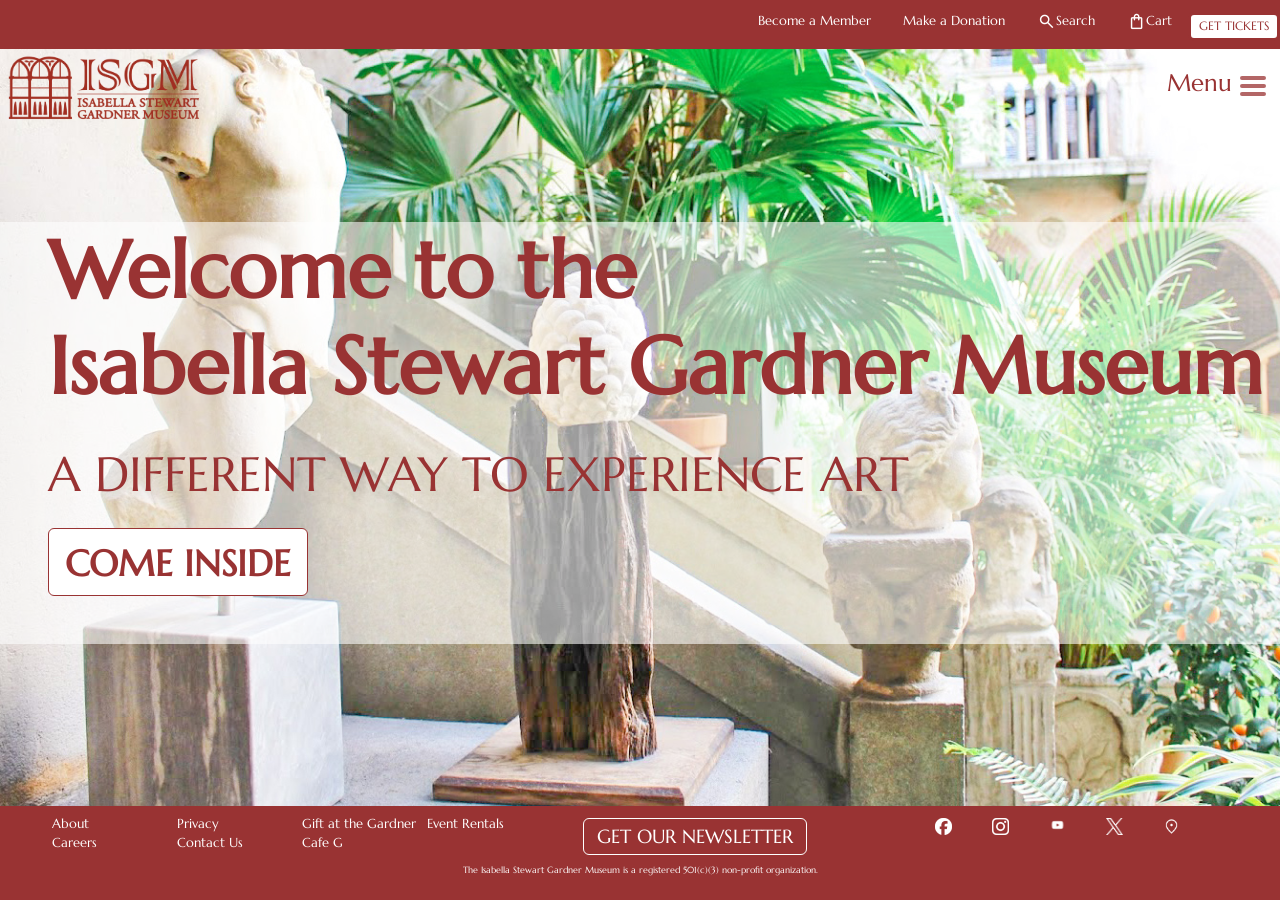
<file: Index.html>
<!doctype html>
<html lang="en">
<head>
    <meta charset="utf-8">
    
    <meta name="viewport" content="width-device-width, initial-scale=1, shrink-to-fit=no">
   
    <link href="https://cdn.jsdelivr.net/npm/bootstrap@5.3.8/dist/css/bootstrap.min.css" rel="stylesheet" integrity="sha384-sRIl4kxILFvY47J16cr9ZwB07vP4J8+LH7qKQnuqkuIAvNWLzeN8tE5YBujZqJLB" crossorigin="anonymous">
  <link rel="stylesheet" type="text/css" href="navbar.css">
   <link rel="stylesheet" href="https://fonts.googleapis.com/css2?family=Material+Symbols+Outlined:opsz,wght,FILL,GRAD@20,200,0,0&icon_names=menu,search,shopping_bag&display=block" />
    <link rel="stylesheet" href="https://fonts.googleapis.com/css?family=Marcellus">
    <link rel="stylesheet" href="https://fonts.googleapis.com/css?family=Figtree">


 

  </head>
<body class="homepage">
<!-- begin logo and menus-->  
 <nav class="navbar fixed-top mx-0 my-0 px-0 py-0">
    <div class="container-fluid mx-0 my-0 px-0 py-0">
          <div class="col mx-0 my-0 px-0 py-0 ">
            <div class="row gx-0 flex-grow-1 mx-0 my-0 px-0 Page1Background Page1Border"><!--row 1-->
                <div class="col-4 mx-0 my-0 d-md-none" style="max-width:260px;"><!--column 1-->
                  <a href="index.html">
                   <img class ="img-fluid" src="/images/whitelogo.png" alt="Logo"  >
                    </a>
                  
                </div>   <!--column 1-->
                  <!--upper navigation bar-->
                <div class = "col mx-0 my-0 px-0"><!--column 2-->
                      <nav class=" nav Page1Background Page1Border justify-content-end"><!--uppernav for big screens-->
                          <div class="d-flex-inline mt-1  align-items-center ">
                              <ul class="nav Page1Background Page1Border mt-2 ">
                                <li><a class="nav-upper px-3 d-none d-md-block" href="#">Become a Member</a></li>
                                <li><a class="nav-upper px-3 d-none d-md-block" href="#">Make a Donation</a></li>
                                <li><a class="nav-upper ps-3 d-none d-md-block" style="color:white;"><span class="material-symbols-outlined"  style="font-size:1.5em;">search</span></a></li> 
                                <li><a class="nav-upper pe-3 d-none d-md-block" href="#">Search</a></li>
                                <li><a class="nav-upper ps-3 d-none d-md-block" style="color:white;"><span class="material-symbols-outlined"  style="font-size:1.5em;">shopping_bag</span></a></li>
                                <li><a class="nav-upper pe-3 d-none d-md-block" href="#">Cart</a></li>
                                <button type="button" class="btn btn-primary btn-custom-color-large Page1NavButtons d-none d-md-block" >GET TICKETS</button>
                                
                            </ul>
                        </div>
                      </nav><!--uppernav for big screens-->
                      <!--lower navigation bar-->
                        <div class = "row">  <!--row 1.2-->
                          <div class="col-12"><!--column 3-->
                              <nav class="navbar Page1Background Page1Border pt-0" ><!--nav for phones -->
                                  <div class="container-fluid">

                                      <span class="nav-upper ps-3 d-md-none" style="color:white;"><span class="material-symbols-outlined"  style="font-size:1.5em;">search</span></a></span>
                                      <span class="nav-upper ps-3 d-md-none" style="color:white;"><span class="material-symbols-outlined"  style="font-size:1.5em;">shopping_bag</span></a></span>
                                      <button type="button" class="btn btn-primary btn-sm btn-custom-color-large Page1NavButtons d-md-none" >GET TICKETS</button>
                                     
                                        
                                                                                                <button class="navbar-toggler ms-auto mt-1 mt-md-3 border border-0 d-md-none"  type="button" data-bs-toggle="collapse"  data-bs-target="#navbarNav" aria-controls="navbarNav" aria-expanded="false" aria-label="Toggle navigation"
                                                                                                >
                                                                                  
                                                                                                <span class="navbar-toggler-icon" ></span>
                                                                                                </button>
                                                                                                <div class="navbar-collapse collapse  text-center" id="navbarNav">
                                                                                                    <ul class="navbar-nav  pt-2 mt-3">
                                                                                                      <li class="nav-item h6">
                                                                                                      <a class="nav-link active Page1Background" style="font-weight: bold;" aria-current="page" href="index.html">Home</a>
                                                                                                      </li>
                                                                                                      <li class="nav-item h6">
                                                                                                        <a class="nav-link Page1Background" style="font-weight: bold;" href="Plan.html">Plan Your Visit</a>
                                                                                                      </li>
                                                                                                      <li class="nav-item h6">
                                                                                                        <a class="nav-link Page1Background" style="font-weight: bold;" href="Explore.html">Explore & Experience</a>
                                                                                                      </li>
                                                                                                      <li class="nav-item h6">
                                                                                                        <a class="nav-link Page1Background" style="font-weight: bold;" href="Isabella.html">Meet Isabella</a>
                                                                                                      </li>
                                                                                                      <li class="nav-item h6">
                                                                                                        <a class="nav-link Page1Background" style="font-weight: bold;" href="Join.html">Join & Give</a>
                                                                                                      </li>
                                                                                                      <li class="nav-item h6">
                                                                                                        <a class="nav-link Page1Background" style="font-weight: bold;" href="Events.html">Private Events</a>
                                                                                                      </li>
                                                                                                    </ul> 
                                                                                                </div>
                                                                        

                                  </div>
                              </nav><!--lower nav -->
                          </div>  <!--column 3--> 
                        </div> <!--row 1.2-->         
                </div><!--column 2-->
            </div><!--row 1-->
            
            <div class="row gx-0"><!--row 2-->
                   <div class="col-2 d-none d-md-block"><!--column 4-->
                        <a href="index.html">
                          <img class ="img-fluid" src="/images/redlogo.png" alt="Logo"  >
                        </a>
                  </div> <!--column 4-->
                  <div class="col-10"> <!--column 5-->
                        <nav class="navbar  pt-0 d-none d-md-flex" ><!--lower nav for computers -->
                                                      <button class="navbar-toggler ms-auto mt-1 mt-md-3 border border-0"  type="button" data-bs-toggle="collapse"  data-bs-target="#navbarNav2" aria-controls="navbarNav2" aria-expanded="false" aria-label="Toggle navigation"
                                                      >
                                                        <span class="h4 Page1Menu">Menu</span>
                                                      <span class="navbar-toggler-icon" style="width:1.5em; height:1.5em;"></span>
                                                      </button>
                                                      <div class="navbar-collapse collapse  text-center" id="navbarNav2">
                                                          <ul class="navbar-nav  pt-2 mt-5">
                                                            <li class="nav-item h2">
                                                            <a class="nav-link active Page1Menu" style="font-weight: bold;" aria-current="page" href="Home">Home</a>
                                                            </li>
                                                            <li class="nav-item h2">
                                                              <a class="nav-link Page1Menu" style="font-weight: bold;" href="Plan.html">Plan Your Visit</a>
                                                            </li>
                                                            <li class="nav-item h2">
                                                              <a class="nav-link Page1Menu" style="font-weight: bold;" href="Explore.html">Explore & Experience</a>
                                                            </li>
                                                            <li class="nav-item h2">
                                                              <a class="nav-link Page1Menu" style="font-weight: bold;" href="Isabella.html">Meet Isabella</a>
                                                            </li>
                                                            <li class="nav-item h2">
                                                              <a class="nav-link Page1Menu" style="font-weight: bold;" href="Join.html">Join & Give</a>
                                                            </li>
                                                            <li class="nav-item h2">
                                                              <a class="nav-link Page1Menu" style="font-weight: bold;" href="Events.html">Private Events</a>
                                                            </li>
                                                          </ul> 
                                                      </div>
                              </nav><!--lower nav -->

                    </div> <!--column 5-->
                  </div> <!--bottom row row 2-->
              
          </div><!--column wrapper for both rows-->

    </div><!--container-->
</nav>
<!-- end logo and menus-->  

<br/>
<br/>
<br/>


<h1 class="display-1 text-left Page1Text ps-1 ps-md-5 pb-md-4 pb-1 mb-0" style="font-weight: bold;">Welcome to the <br> Isabella Stewart Gardner Museum</h1>
<h3 class="display-5 text-left Page1Text ps-1 ps-md-5 pb-3 pb-md-5 pt-2 mt-0" >A DIFFERENT WAY TO EXPERIENCE ART 
  <br/>
  
<a class="btn btn-primary text-center Page1LongTextButtons px-3 pb-1 pt-2 mt-2 mt-md-4" style="font-weight: bold;" role="Button" href="Explore.html" >COME INSIDE</a>
</h3>






<!-- begin footer-->  
<nav class="navbar Page1Background Page1Border fixed-bottom ">
  <div class="container-fluid">
          <div class="col-12 col-md-4 flex-grow-1">
              <div class="row text-nowrap align-items-center">
               
                      <div class="col-1 flex-grow-1 px-sm-1 px-md-10  ms-md-5 footertext">About</div>
                      <div class="col-1 flex-grow-1 px-sm-1 px-md-10 footertext">Privacy</div>
                      <div class="col-1 flex-grow-1 px-sm-1 px-md-10 d-none d-md-block footertext">Gift at the Gardner</div>
                      <div class="col-1 flex-grow-1 px-sm-1 ps-md-10 d-none d-md-block footertext">Event Rentals</div>
                      <div class="col flex-grow-1 px-sm-1 px-md-10 px-sm-1d d-md-none footertext">Careers</div>
                      <div class="col flex-grow-1 px-sm-1 px-md-10 px-sm-1d d-md-none footertext">Contact Us</div>

                                     
              </div>
              <!--footer bottom row-->
              
                        <div class="row text-nowrap align-items-center">
                            
                                <div class="col-1 flex-grow-1 px-sm-1 px-md-10 ms-md-5 d-none d-md-block footertext">Careers</div>
                                <div class="col-1 flex-grow-1 px-sm-1 px-md-10 d-none d-md-block footertext">Contact Us</div>
                               <div class="col-1 flex-grow-1 px-sm-1 px-md-10 d-none d-md-block footertext">Cafe G</div>
                               <div class="col-1 flex-grow-1 px-sm-1 px-md-10 d-none d-md-block footertext"></div> 
                        </div>
              
              
            </div>
    
    <div class = "col-7 d-flex-inline mt-1">
      <div class="row gx-0 me-5">
                <div class="col-1 flex-grow-1 ms-5"><button type="button" class="btn btn-primary btn-custom-color-xlarge Page1Background text-nowrap d-none d-md-block" >GET OUR NEWSLETTER</button> </div>
                <div class="col-1"><img class ="img-fluid sizeicons px-0 d-none d-md-block" src="/images/Facebook_Logo_Secondary.png" alt="Facebook"></div>
                <div class="col-1"><img class ="img-fluid sizeicons px-0 d-none d-md-block" src="/images/Instagram_Glyph_White.png" alt="Facebook"></div>
                <div class="col-1"><img class ="img-fluid sizeicons px-0 d-none d-md-block" src="/images/yt_icon_white_digital.png" alt="Facebook"></div>
                <div class="col-1"><img class ="img-fluid sizeicons px-0 d-none d-md-block" src="/images/X-logo-white.png" alt="Facebook"></div>
                <div class="col-1"><img class ="img-fluid sizeicons px-0 d-none d-md-block" src="/images/location_on_100dp_FFFFFF_FILL0_wght400_GRAD0_opsz48.png" alt="Facebook"></div>
               
                
           </div>
      </div>                 
            
   </div> 
   <div class="container-fluid text-center">
     
              <div class="row pt-2 text-nowrap flex-grow-1">
                <div class="col-12 justify-content-center">
                   <p class="copyright">The Isabella Stewart Gardner Museum is a registered 501(c)(3) non-profit organization.</p>
              </div>

              <div class="row d-flex flex-grow-1">
               
                <div class="col justify-content-center">
                  <img class ="img-fluid sizeiconssmall px-2 d-md-none" src="/images/Facebook_Logo_Secondary.png" alt="Facebook">
                  <img class ="img-fluid sizeiconssmall px-2 d-md-none" src="/images/Instagram_Glyph_White.png" alt="Facebook">
                  <img class ="img-fluid sizeiconssmall px-2 d-md-none" src="/images/yt_icon_white_digital.png" alt="Facebook">
                  <img class ="img-fluid sizeiconssmall px-2 d-md-none" src="/images/X-logo-white.png" alt="Facebook">
                  <img class ="img-fluid sizeiconssmall px-2 d-md-none" src="/images/location_on_100dp_FFFFFF_FILL0_wght400_GRAD0_opsz48.png" alt="Facebook">
                  
                </div>
              


              </div>

   </div>
</nav>

    <script src="https://cdn.jsdelivr.net/npm/@popperjs/core@2.11.8/dist/umd/popper.min.js" integrity="sha384-I7E8VVD/ismYTF4hNIPjVp/Zjvgyol6VFvRkX/vR+Vc4jQkC+hVqc2pM8ODewa9r" crossorigin="anonymous"></script>
    <script src="https://cdn.jsdelivr.net/npm/bootstrap@5.3.8/dist/js/bootstrap.min.js" integrity="sha384-G/EV+4j2dNv+tEPo3++6LCgdCROaejBqfUeNjuKAiuXbjrxilcCdDz6ZAVfHWe1Y" crossorigin="anonymous"></script>
</body>
</html>
</file>
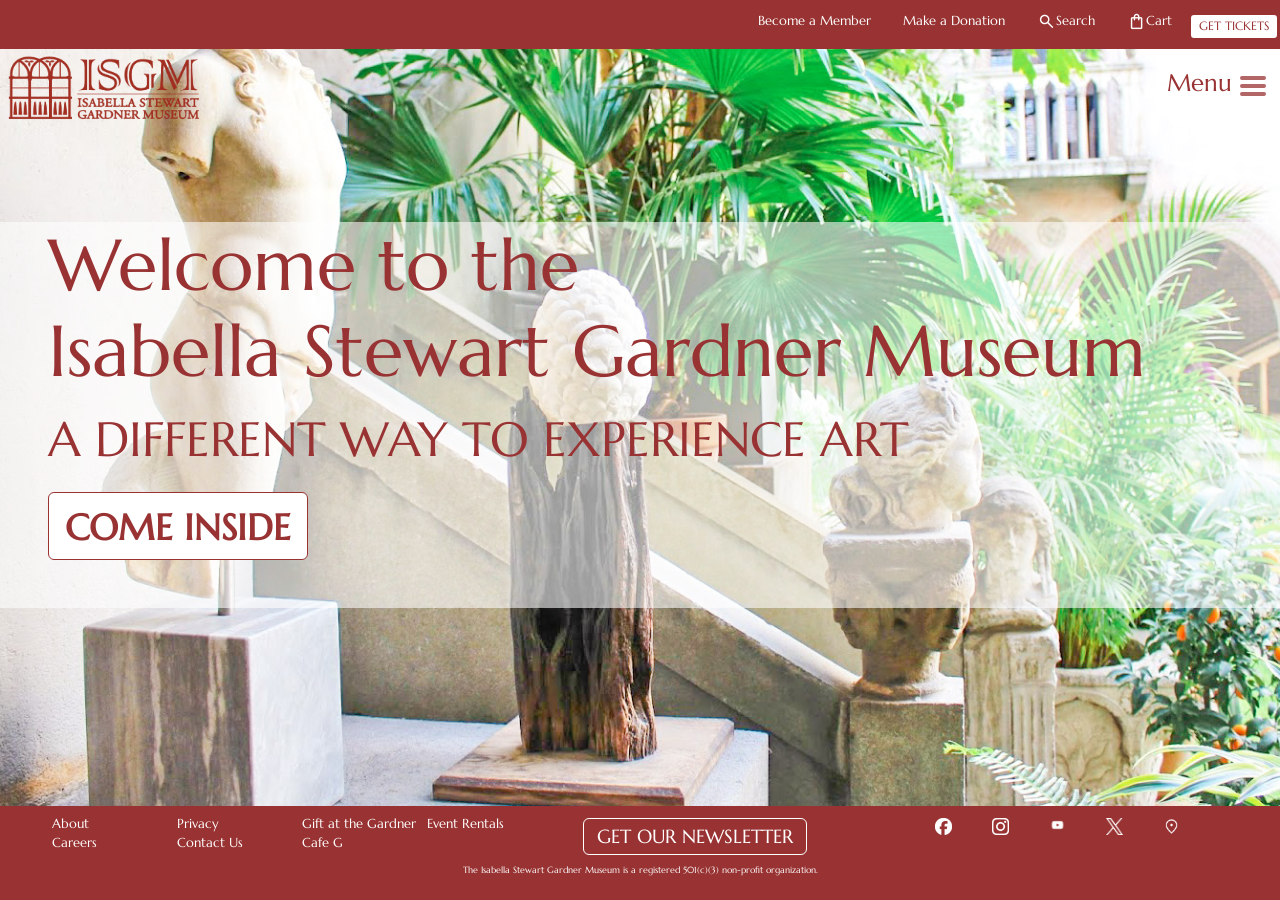
<file: index.html>
<!doctype html>
<html lang="en">
<head>
    <meta charset="utf-8">
    
    <meta name="viewport" content="width-device-width, initial-scale=1, shrink-to-fit=no">
   
    <link href="https://cdn.jsdelivr.net/npm/bootstrap@5.3.8/dist/css/bootstrap.min.css" rel="stylesheet" integrity="sha384-sRIl4kxILFvY47J16cr9ZwB07vP4J8+LH7qKQnuqkuIAvNWLzeN8tE5YBujZqJLB" crossorigin="anonymous">
  <link rel="stylesheet" type="text/css" href="navbar.css">
   <link rel="stylesheet" href="https://fonts.googleapis.com/css2?family=Material+Symbols+Outlined:opsz,wght,FILL,GRAD@20,200,0,0&icon_names=menu,search,shopping_bag&display=block" />
    <link rel="stylesheet" href="https://fonts.googleapis.com/css?family=Marcellus">
    <link rel="stylesheet" href="https://fonts.googleapis.com/css?family=Figtree">


 

  </head>
<body class="homepage">
<!-- begin logo and menus-->  
 <nav class="navbar fixed-top mx-0 my-0 px-0 py-0">
    <div class="container-fluid mx-0 my-0 px-0 py-0">
          <div class="col mx-0 my-0 px-0 py-0 ">
            <div class="row gx-0 flex-grow-1 mx-0 my-0 px-0 Page1Background Page1Border"><!--row 1-->
                <div class="col-4 mx-0 my-0 d-md-none" style="max-width:260px;"><!--column 1-->
                  <a href="index.html">
                   <img class ="img-fluid" src="./images/whitelogo.png" alt="Logo"  >
                    </a>
                  
                </div>   <!--column 1-->
                  <!--upper navigation bar-->
                <div class = "col mx-0 my-0 px-0"><!--column 2-->
                      <nav class=" nav Page1Background Page1Border justify-content-end"><!--uppernav for big screens-->
                          <div class="d-flex-inline mt-1  align-items-center ">
                              <ul class="nav Page1Background Page1Border mt-2 ">
                                <li><a class="nav-upper px-3 d-none d-md-block" href="#">Become a Member</a></li>
                                <li><a class="nav-upper px-3 d-none d-md-block" href="#">Make a Donation</a></li>
                                <li><a class="nav-upper ps-3 d-none d-md-block" style="color:white;"><span class="material-symbols-outlined"  style="font-size:1.5em;">search</span></a></li> 
                                <li><a class="nav-upper pe-3 d-none d-md-block" href="#">Search</a></li>
                                <li><a class="nav-upper ps-3 d-none d-md-block" style="color:white;"><span class="material-symbols-outlined"  style="font-size:1.5em;">shopping_bag</span></a></li>
                                <li><a class="nav-upper pe-3 d-none d-md-block" href="#">Cart</a></li>
                                <button type="button" class="btn btn-primary btn-custom-color-large Page1NavButtons d-none d-md-block" >GET TICKETS</button>
                                
                            </ul>
                        </div>
                      </nav><!--uppernav for big screens-->
                      <!--lower navigation bar-->
                        <div class = "row">  <!--row 1.2-->
                          <div class="col-12"><!--column 3-->
                              <nav class="navbar Page1Background Page1Border pt-0" ><!--nav for phones -->
                                  <div class="container-fluid">

                                      <span class="nav-upper ps-3 d-md-none" style="color:white;"><span class="material-symbols-outlined"  style="font-size:1.5em;">search</span></a></span>
                                      <span class="nav-upper ps-3 d-md-none" style="color:white;"><span class="material-symbols-outlined"  style="font-size:1.5em;">shopping_bag</span></a></span>
                                      <button type="button" class="btn btn-primary btn-sm btn-custom-color-large Page1NavButtons d-md-none" >GET TICKETS</button>
                                     
                                        
                                                                                                <button class="navbar-toggler ms-auto mt-1 mt-md-3 border border-0 d-md-none"  type="button" data-bs-toggle="collapse"  data-bs-target="#navbarNav" aria-controls="navbarNav" aria-expanded="false" aria-label="Toggle navigation"
                                                                                                >
                                                                                  
                                                                                                <span class="navbar-toggler-icon" ></span>
                                                                                                </button>
                                                                                                <div class="navbar-collapse collapse  text-center" id="navbarNav">
                                                                                                    <ul class="navbar-nav  pt-2 mt-3">
                                                                                                      <li class="nav-item h6">
                                                                                                      <a class="nav-link active Page1Background" style="font-weight: bold;" aria-current="page" href="index.html">Home</a>
                                                                                                      </li>
                                                                                                      <li class="nav-item h6">
                                                                                                        <a class="nav-link Page1Background" style="font-weight: bold;" href="Plan.html">Plan Your Visit</a>
                                                                                                      </li>
                                                                                                      <li class="nav-item h6">
                                                                                                        <a class="nav-link Page1Background" style="font-weight: bold;" href="Explore.html">Explore & Experience</a>
                                                                                                      </li>
                                                                                                      <li class="nav-item h6">
                                                                                                        <a class="nav-link Page1Background" style="font-weight: bold;" href="Isabella.html">Meet Isabella</a>
                                                                                                      </li>
                                                                                                      <li class="nav-item h6">
                                                                                                        <a class="nav-link Page1Background" style="font-weight: bold;" href="Join.html">Join & Give</a>
                                                                                                      </li>
                                                                                                      <li class="nav-item h6">
                                                                                                        <a class="nav-link Page1Background" style="font-weight: bold;" href="Events.html">Private Events</a>
                                                                                                      </li>
                                                                                                    </ul> 
                                                                                                </div>
                                                                        

                                  </div>
                              </nav><!--lower nav -->
                          </div>  <!--column 3--> 
                        </div> <!--row 1.2-->         
                </div><!--column 2-->
            </div><!--row 1-->
            
            <div class="row gx-0"><!--row 2-->
                   <div class="col-2 d-none d-md-block"><!--column 4-->
                        <a href="index.html">
                          <img class ="img-fluid" src="./images/redlogo.png" alt="Logo"  >
                        </a>
                  </div> <!--column 4-->
                  <div class="col-10"> <!--column 5-->
                        <nav class="navbar  pt-0 d-none d-md-flex" ><!--lower nav for computers -->
                                                      <button class="navbar-toggler ms-auto mt-1 mt-md-3 border border-0"  type="button" data-bs-toggle="collapse"  data-bs-target="#navbarNav2" aria-controls="navbarNav2" aria-expanded="false" aria-label="Toggle navigation"
                                                      >
                                                        <span class="h4 Page1Menu">Menu</span>
                                                      <span class="navbar-toggler-icon" style="width:1.5em; height:1.5em;"></span>
                                                      </button>
                                                      <div class="navbar-collapse collapse  text-center" id="navbarNav2">
                                                          <ul class="navbar-nav  pt-2 mt-5">
                                                            <li class="nav-item h2">
                                                            <a class="nav-link active Page1Menu" style="font-weight: bold;" aria-current="page" href="index.html">Home</a>
                                                            </li>
                                                            <li class="nav-item h2">
                                                              <a class="nav-link Page1Menu" style="font-weight: bold;" href="Plan.html">Plan Your Visit</a>
                                                            </li>
                                                            <li class="nav-item h2">
                                                              <a class="nav-link Page1Menu" style="font-weight: bold;" href="Explore.html">Explore & Experience</a>
                                                            </li>
                                                            <li class="nav-item h2">
                                                              <a class="nav-link Page1Menu" style="font-weight: bold;" href="Isabella.html">Meet Isabella</a>
                                                            </li>
                                                            <li class="nav-item h2">
                                                              <a class="nav-link Page1Menu" style="font-weight: bold;" href="Join.html">Join & Give</a>
                                                            </li>
                                                            <li class="nav-item h2">
                                                              <a class="nav-link Page1Menu" style="font-weight: bold;" href="Events.html">Private Events</a>
                                                            </li>
                                                          </ul> 
                                                      </div>
                              </nav><!--lower nav -->

                    </div> <!--column 5-->
                  </div> <!--bottom row row 2-->
              
          </div><!--column wrapper for both rows-->

    </div><!--container-->
</nav>
<!-- end logo and menus-->  

<br/>
<br/>
<br/>


<h1 class="display-2 text-left Page1Text ps-1 ps-md-5 pb-md-2 pb-1 mb-0" style="font-weight:normal;">Welcome to the <br> Isabella Stewart Gardner Museum</h1>
<h3 class="display-5 text-left Page1Text ps-1 ps-md-5 pb-3 pb-md-5 pt-2 mt-0" style="font-weight:normal;" >A DIFFERENT WAY TO EXPERIENCE ART 
  <br/>
  
<a class="btn btn-primary text-center Page1LongTextButtons px-3 pb-1 pt-2 mt-2 mt-md-4" style="font-weight: bold;" role="Button" href="Explore.html" >COME INSIDE</a>
</h3>






<!-- begin footer-->  
<nav class="navbar Page1Background Page1Border fixed-bottom ">
  <div class="container-fluid">
          <div class="col-12 col-md-4 flex-grow-1">
              <div class="row text-nowrap align-items-center">
               
                      <div class="col-1 flex-grow-1 px-sm-1 px-md-10  ms-md-5 footertext">About</div>
                      <div class="col-1 flex-grow-1 px-sm-1 px-md-10 footertext">Privacy</div>
                      <div class="col-1 flex-grow-1 px-sm-1 px-md-10 d-none d-md-block footertext">Gift at the Gardner</div>
                      <div class="col-1 flex-grow-1 px-sm-1 ps-md-10 d-none d-md-block footertext">Event Rentals</div>
                      <div class="col flex-grow-1 px-sm-1 px-md-10 px-sm-1d d-md-none footertext">Careers</div>
                      <div class="col flex-grow-1 px-sm-1 px-md-10 px-sm-1d d-md-none footertext">Contact Us</div>

                                     
              </div>
              <!--footer bottom row-->
              
                        <div class="row text-nowrap align-items-center">
                            
                                <div class="col-1 flex-grow-1 px-sm-1 px-md-10 ms-md-5 d-none d-md-block footertext">Careers</div>
                                <div class="col-1 flex-grow-1 px-sm-1 px-md-10 d-none d-md-block footertext">Contact Us</div>
                               <div class="col-1 flex-grow-1 px-sm-1 px-md-10 d-none d-md-block footertext">Cafe G</div>
                               <div class="col-1 flex-grow-1 px-sm-1 px-md-10 d-none d-md-block footertext"></div> 
                        </div>
              
              
            </div>
    
    <div class = "col-7 d-flex-inline mt-1">
      <div class="row gx-0 me-5">
                <div class="col-1 flex-grow-1 ms-5"><button type="button" class="btn btn-primary btn-custom-color-xlarge Page1Background text-nowrap d-none d-md-block" >GET OUR NEWSLETTER</button> </div>
                <div class="col-1"><img class ="img-fluid sizeicons px-0 d-none d-md-block" src="./images/Facebook_Logo_Secondary.png" alt="Facebook"></div>
                <div class="col-1"><img class ="img-fluid sizeicons px-0 d-none d-md-block" src="./images/Instagram_Glyph_White.png" alt="Facebook"></div>
                <div class="col-1"><img class ="img-fluid sizeicons px-0 d-none d-md-block" src="./images/yt_icon_white_digital.png" alt="Facebook"></div>
                <div class="col-1"><img class ="img-fluid sizeicons px-0 d-none d-md-block" src="./images/X-logo-white.png" alt="Facebook"></div>
                <div class="col-1"><img class ="img-fluid sizeicons px-0 d-none d-md-block" src="./images/location_on_100dp_FFFFFF_FILL0_wght400_GRAD0_opsz48.png" alt="Facebook"></div>
               
                
           </div>
      </div>                 
            
   </div> 
   <div class="container-fluid text-center">
     
              <div class="row pt-2 text-nowrap flex-grow-1">
                <div class="col-12 justify-content-center">
                   <p class="copyright">The Isabella Stewart Gardner Museum is a registered 501(c)(3) non-profit organization.</p>
              </div>

              <div class="row d-flex flex-grow-1">
               
                <div class="col justify-content-center">
                  <img class ="img-fluid sizeiconssmall px-2 d-md-none" src="./images/Facebook_Logo_Secondary.png" alt="Facebook">
                  <img class ="img-fluid sizeiconssmall px-2 d-md-none" src="./images/Instagram_Glyph_White.png" alt="Facebook">
                  <img class ="img-fluid sizeiconssmall px-2 d-md-none" src="./images/yt_icon_white_digital.png" alt="Facebook">
                  <img class ="img-fluid sizeiconssmall px-2 d-md-none" src="./images/X-logo-white.png" alt="Facebook">
                  <img class ="img-fluid sizeiconssmall px-2 d-md-none" src="./images/location_on_100dp_FFFFFF_FILL0_wght400_GRAD0_opsz48.png" alt="Facebook">
                  
                </div>
              


              </div>

   </div>
</nav>

    <script src="https://cdn.jsdelivr.net/npm/@popperjs/core@2.11.8/dist/umd/popper.min.js" integrity="sha384-I7E8VVD/ismYTF4hNIPjVp/Zjvgyol6VFvRkX/vR+Vc4jQkC+hVqc2pM8ODewa9r" crossorigin="anonymous"></script>
    <script src="https://cdn.jsdelivr.net/npm/bootstrap@5.3.8/dist/js/bootstrap.min.js" integrity="sha384-G/EV+4j2dNv+tEPo3++6LCgdCROaejBqfUeNjuKAiuXbjrxilcCdDz6ZAVfHWe1Y" crossorigin="anonymous"></script>
</body>
</html>
</file>
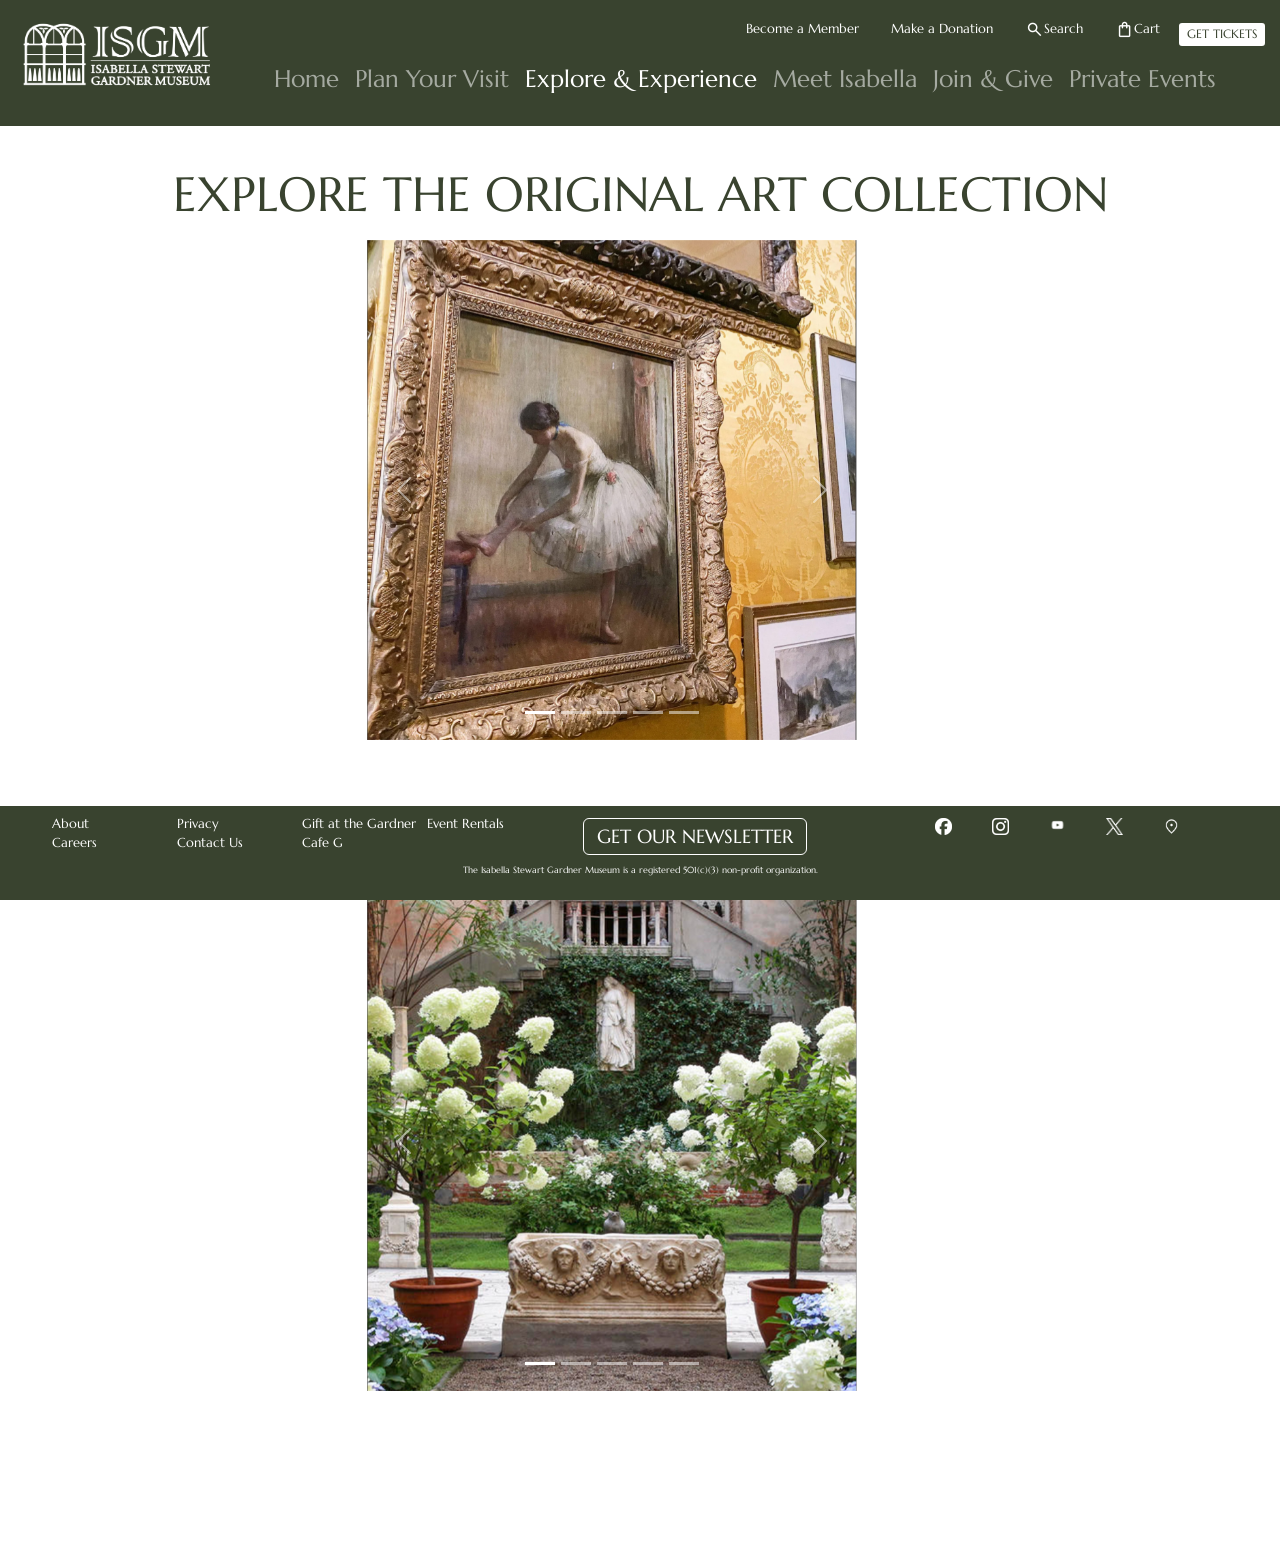
<file: Explore.html>
<!doctype html>
<html lang="en">
<head>
    <meta charset="utf-8">
    
    <meta name="viewport" content="width-device-width, initial-scale=1, shrink-to-fit=no">
   
    <link href="https://cdn.jsdelivr.net/npm/bootstrap@5.3.8/dist/css/bootstrap.min.css" rel="stylesheet" integrity="sha384-sRIl4kxILFvY47J16cr9ZwB07vP4J8+LH7qKQnuqkuIAvNWLzeN8tE5YBujZqJLB" crossorigin="anonymous">
  <link rel="stylesheet" type="text/css" href="navbar.css">
   <link rel="stylesheet" href="https://fonts.googleapis.com/css2?family=Material+Symbols+Outlined:opsz,wght,FILL,GRAD@20,200,0,0&icon_names=menu,search,shopping_bag&display=block" />
    <link rel="stylesheet" href="https://fonts.googleapis.com/css?family=Marcellus">
    <link rel="stylesheet" href="https://fonts.googleapis.com/css?family=Figtree">
  </head>
<body>
<!-- begin logo and menus-->  
 <nav class="navbar Page2Background Page2Border fixed-top">
<div class="container-fluid">
    <div class="row gx-0 flex-grow-1">
        <div class="col-3 col-sm-2 Page2Background Page2Border" style="max-width:260px;">
           <a href="index.html">
             <img class ="img-fluid" src="./images/whitelogo.png" alt="Logo"  >
           </a>
        </div>   
          <!--upper navigation bar-->
        <div class = "col-9 col-sm-10 ">
              <nav class=" nav Page2Background Page2Border justify-content-end">
                  <div class="d-flex-inline mt-1  align-items-center ">
                      <ul class="nav Page2Background Page2Border mt-2 ">
                        <li><a class="nav-upper px-3 d-none d-md-block" href="#">Become a Member</a></li>
                        <li><a class="nav-upper px-3 d-none d-md-block" href="#">Make a Donation</a></li>
                        <li><a class="nav-upper ps-3 d-none d-md-block" style="color:white;"><span class="material-symbols-outlined"  style="font-size:1.5em;">search</span></a></li> 
                        <li><a class="nav-upper pe-3 d-none d-md-block" href="#">Search</a></li>
                        <li><a class="nav-upper ps-3 d-none d-md-block" style="color:white;"><span class="material-symbols-outlined"  style="font-size:1.5em;">shopping_bag</span></a></li>
                        <li><a class="nav-upper pe-3 d-none d-md-block" href="#">Cart</a></li>
                        <button type="button" class="btn btn-primary btn-custom-color-large Page2NavButtons d-none d-md-block" >GET TICKETS</button>
                     </ul>
                 </div>
              </nav>
              <!--lower navigation bar-->
                <div class = "row">  
                  <div class="col-12">
                      <nav class="navbar Page2Background Page2Border navbar-expand-lg navbar-dark bg-dark  pt-0">
                          <div class="container-fluid">
                              <span class="nav-upper ps-3 d-md-none" style="color:white;"><span class="material-symbols-outlined"  style="font-size:1.5em;">search</span></a></span>
                              <span class="nav-upper ps-3 d-md-none" style="color:white;"><span class="material-symbols-outlined"  style="font-size:1.5em;">shopping_bag</span></a></span>
                              <button type="button" class="btn btn-primary btn-sm btn-custom-color-large Page2NavButtons d-md-none" >GET TICKETS</button>
                              <button class="navbar-toggler ms-auto" type="button" data-bs-toggle="collapse" data-bs-target="#navbarNav" aria-controls="navbarNav" aria-expanded="false" aria-label="Toggle navigation">
                               <span class="navbar-toggler-icon" style="width:1em; height:1em;"></span>
                              </button>
                              <div class="navbar-collapse collapse Page2Background Page2Border justify-content-center" id="navbarNav">
                                  <ul class="navbar-nav  pt-2">
                                    <li class="nav-item h4">
                                     <a class="nav-link"  href="index.html">Home</a>
                                    </li>
                                    <li class="nav-item h4">
                                      <a class="nav-link" href="Plan.html">Plan Your Visit</a>
                                    </li>
                                    <li class="nav-item h4">
                                      <a class="nav-link active" aria-current="page" href="Explore.html">Explore & Experience</a>
                                    </li>
                                    <li class="nav-item h4">
                                      <a class="nav-link" href="Isabella.html">Meet Isabella</a>
                                    </li>
                                    <li class="nav-item h4">
                                      <a class="nav-link" href="Join.html">Join & Give</a>
                                    </li>
                                    <li class="nav-item h4">
                                      <a class="nav-link" href="Events.html">Private Events</a>
                                    </li>
                                  </ul> 
                              </div>
                          </div>
                      </nav>
                  </div>    
                </div>            
        </div>
    </div>
</div>
</nav>
<!-- end logo and menus-->  

<div class="container Page2Text pt-1 pt-sm-3"> <!-- container-->  
  <div class = "row">  
  <div class="display-5 text-center pb-3" >EXPLORE THE ORIGINAL ART COLLECTION</div>
  <div class = "col-7 col-sm-6 mx-auto">
    
                      <div id="carouselExampleIndicators" class="carousel slide rollingimages" data-bs-ride="carousel">
                        <div class="carousel-indicators">
                          <button type="button" data-bs-target="#carouselExampleIndicators" data-bs-slide-to="0" class="active" aria-current="true" aria-label="Slide 1"></button>
                          <button type="button" data-bs-target="#carouselExampleIndicators" data-bs-slide-to="1" aria-label="Slide 2"></button>
                          <button type="button" data-bs-target="#carouselExampleIndicators" data-bs-slide-to="2" aria-label="Slide 3"></button>
                          <button type="button" data-bs-target="#carouselExampleIndicators" data-bs-slide-to="3" aria-label="Slide 4"></button>
                          <button type="button" data-bs-target="#carouselExampleIndicators" data-bs-slide-to="4" aria-label="Slide 5"></button>

                        </div>
                        <div class="carousel-inner rollingimages ">
                   
                          <div class="carousel-item active Carouselimage">
                            <img src="./images/11-IMG_4424-scaled.jpg" class="d-block w-100" alt="...">
                          </div>
                  
                          <div class="carousel-item Carouselimage">
                            <img src="./images/art_rooms_SpanishCloister.jpg" class="d-block w-100" alt="...">
                          </div>
                          <div class="carousel-item Carouselimage">
                            <img src="./images/018755_1.jpg" class="d-block w-100" alt="...">
                          </div>
                            <div class="carousel-item Carouselimage">
                            <img src="./images/flowered courtyard.jpg" class="d-block w-100" alt="...">
                          </div>
                           <div class="carousel-item Carouselimage">
                            <img src="./images/red room.jpg" class="d-block w-100" alt="...">
                          </div>

                        </div>
                        <button class="carousel-control-prev" type="button" data-bs-target="#carouselExampleIndicators" data-bs-slide="prev">
                          <span class="carousel-control-prev-icon" aria-hidden="true"></span>
                          <span class="visually-hidden">Previous</span>
                        </button>
                        <button class="carousel-control-next" type="button" data-bs-target="#carouselExampleIndicators" data-bs-slide="next">
                          <span class="carousel-control-next-icon" aria-hidden="true"></span>
                          <span class="visually-hidden">Next</span>
                        </button>
                      </div>
              
        </div> 
      </div>
    </br>
 <div class = "row">  
  
  <div class="display-5 text-center pb-3 pt-1" >EXPERIENCE THE COURTYARD AND GARDEN</div>
      <div class = "col-7 col-sm-6 mx-auto">

                      <div id="carouselExampleIndicators2" class="carousel slide rollingimages" data-bs-ride="carousel">
                        <div class="carousel-indicators">
                          <button type="button" data-bs-target="#carouselExampleIndicators" data-bs-slide-to="0" class="active" aria-current="true" aria-label="Slide 1"></button>
                          <button type="button" data-bs-target="#carouselExampleIndicators" data-bs-slide-to="1" aria-label="Slide 2"></button>
                          <button type="button" data-bs-target="#carouselExampleIndicators" data-bs-slide-to="2" aria-label="Slide 3"></button>
                          <button type="button" data-bs-target="#carouselExampleIndicators" data-bs-slide-to="3" aria-label="Slide 4"></button>
                          <button type="button" data-bs-target="#carouselExampleIndicators" data-bs-slide-to="4" aria-label="Slide 5"></button>

                        </div>
                        <div class="carousel-inner rollingimages">
                          <div class="carousel-item active">
                            <img src="./images/Experience_Landscape_Courtyard_Hydrangeas_Hero_v2.jpg" class="d-block w-100" alt="...">
                          </div>
                          <div class="carousel-item">
                            <img src="./images/Landscape_Courtyard_Bellflowers_06.jpg" class="d-block w-100" alt="...">
                          </div>
                          <div class="carousel-item">
                            <img src="./images/isabella-stewart-gardner-museum-result_standard.jpg" class="d-block w-100" alt="...">
                          </div>
                            <div class="carousel-item">
                            <img src="./images/Frommers.jpg" class="d-block w-100" alt="...">
                          </div>
                           <div class="carousel-item">
                            <img src="./images/isabella_stewart_gardiner_room_fb_0.jpg" class="d-block w-100" alt="...">
                          </div>
                        </div>
                        <button class="carousel-control-prev" type="button" data-bs-target="#carouselExampleIndicators2" data-bs-slide="prev">
                          <span class="carousel-control-prev-icon" aria-hidden="true"></span>
                          <span class="visually-hidden">Previous</span>
                        </button>
                        <button class="carousel-control-next" type="button" data-bs-target="#carouselExampleIndicators2" data-bs-slide="next">
                          <span class="carousel-control-next-icon" aria-hidden="true"></span>
                          <span class="visually-hidden">Next</span>
                        </button>
                      </div>
    </div>
 </div>

</div>


<!-- begin footer-->  
<nav class="navbar Page2Background Page2Border fixed-bottom ">
  <div class="container-fluid">
          <div class="col-12 col-md-4 flex-grow-1">
              <div class="row text-nowrap align-items-center">
               
                      <div class="col-1 flex-grow-1 px-sm-1 px-md-10  ms-md-5 footertext">About</div>
                      <div class="col-1 flex-grow-1 px-sm-1 px-md-10 footertext">Privacy</div>
                      <div class="col-1 flex-grow-1 px-sm-1 px-md-10 d-none d-md-block footertext">Gift at the Gardner</div>
                      <div class="col-1 flex-grow-1 px-sm-1 ps-md-10 d-none d-md-block footertext">Event Rentals</div>
                      <div class="col flex-grow-1 px-sm-1 px-md-10 px-sm-1d d-md-none footertext">Careers</div>
                      <div class="col flex-grow-1 px-sm-1 px-md-10 px-sm-1d d-md-none footertext">Contact Us</div>

                                     
              </div>
              <!--footer bottom row-->
              
                        <div class="row text-nowrap align-items-center">
                            
                                <div class="col-1 flex-grow-1 px-sm-1 px-md-10 ms-md-5 d-none d-md-block footertext">Careers</div>
                                <div class="col-1 flex-grow-1 px-sm-1 px-md-10 d-none d-md-block footertext">Contact Us</div>
                               <div class="col-1 flex-grow-1 px-sm-1 px-md-10 d-none d-md-block footertext">Cafe G</div>
                               <div class="col-1 flex-grow-1 px-sm-1 px-md-10 d-none d-md-block footertext"></div> 
                        </div>
              
              
            </div>
    
    <div class = "col-7 d-flex-inline mt-1">
      <div class="row gx-0 me-5">
                <div class="col-1 flex-grow-1 ms-5"><button type="button" class="btn btn-primary btn-custom-color-xlarge Page2Background text-nowrap d-none d-md-block" >GET OUR NEWSLETTER</button> </div>
                <div class="col-1"><img class ="img-fluid sizeicons px-0 d-none d-md-block" src="./images/Facebook_Logo_Secondary.png" alt="Facebook"></div>
                <div class="col-1"><img class ="img-fluid sizeicons px-0 d-none d-md-block" src="./images/Instagram_Glyph_White.png" alt="Facebook"></div>
                <div class="col-1"><img class ="img-fluid sizeicons px-0 d-none d-md-block" src="./images/yt_icon_white_digital.png" alt="Facebook"></div>
                <div class="col-1"><img class ="img-fluid sizeicons px-0 d-none d-md-block" src="./images/X-logo-white.png" alt="Facebook"></div>
                <div class="col-1"><img class ="img-fluid sizeicons px-0 d-none d-md-block" src="./images/location_on_100dp_FFFFFF_FILL0_wght400_GRAD0_opsz48.png" alt="Facebook"></div>
               
                
           </div>
      </div>                 
            
   </div> 
   <div class="container-fluid text-center">
     
              <div class="row pt-2 text-nowrap flex-grow-1">
                <div class="col-12 justify-content-center">
                   <p class="copyright">The Isabella Stewart Gardner Museum is a registered 501(c)(3) non-profit organization.</p>
              </div>

              <div class="row d-flex flex-grow-1">
               
                <div class="col justify-content-center">
                  <img class ="img-fluid sizeiconssmall px-2 d-md-none" src="./images/Facebook_Logo_Secondary.png" alt="Facebook">
                  <img class ="img-fluid sizeiconssmall px-2 d-md-none" src="./images/Instagram_Glyph_White.png" alt="Facebook">
                  <img class ="img-fluid sizeiconssmall px-2 d-md-none" src="./images/yt_icon_white_digital.png" alt="Facebook">
                  <img class ="img-fluid sizeiconssmall px-2 d-md-none" src="./images/X-logo-white.png" alt="Facebook">
                  <img class ="img-fluid sizeiconssmall px-2 d-md-none" src="./images/location_on_100dp_FFFFFF_FILL0_wght400_GRAD0_opsz48.png" alt="Facebook">
                  
                </div>
              


              </div>

   </div>
</nav>

    <script src="https://cdn.jsdelivr.net/npm/@popperjs/core@2.11.8/dist/umd/popper.min.js" integrity="sha384-I7E8VVD/ismYTF4hNIPjVp/Zjvgyol6VFvRkX/vR+Vc4jQkC+hVqc2pM8ODewa9r" crossorigin="anonymous"></script>
    <script src="https://cdn.jsdelivr.net/npm/bootstrap@5.3.8/dist/js/bootstrap.min.js" integrity="sha384-G/EV+4j2dNv+tEPo3++6LCgdCROaejBqfUeNjuKAiuXbjrxilcCdDz6ZAVfHWe1Y" crossorigin="anonymous"></script>
</body>
</html>
</file>
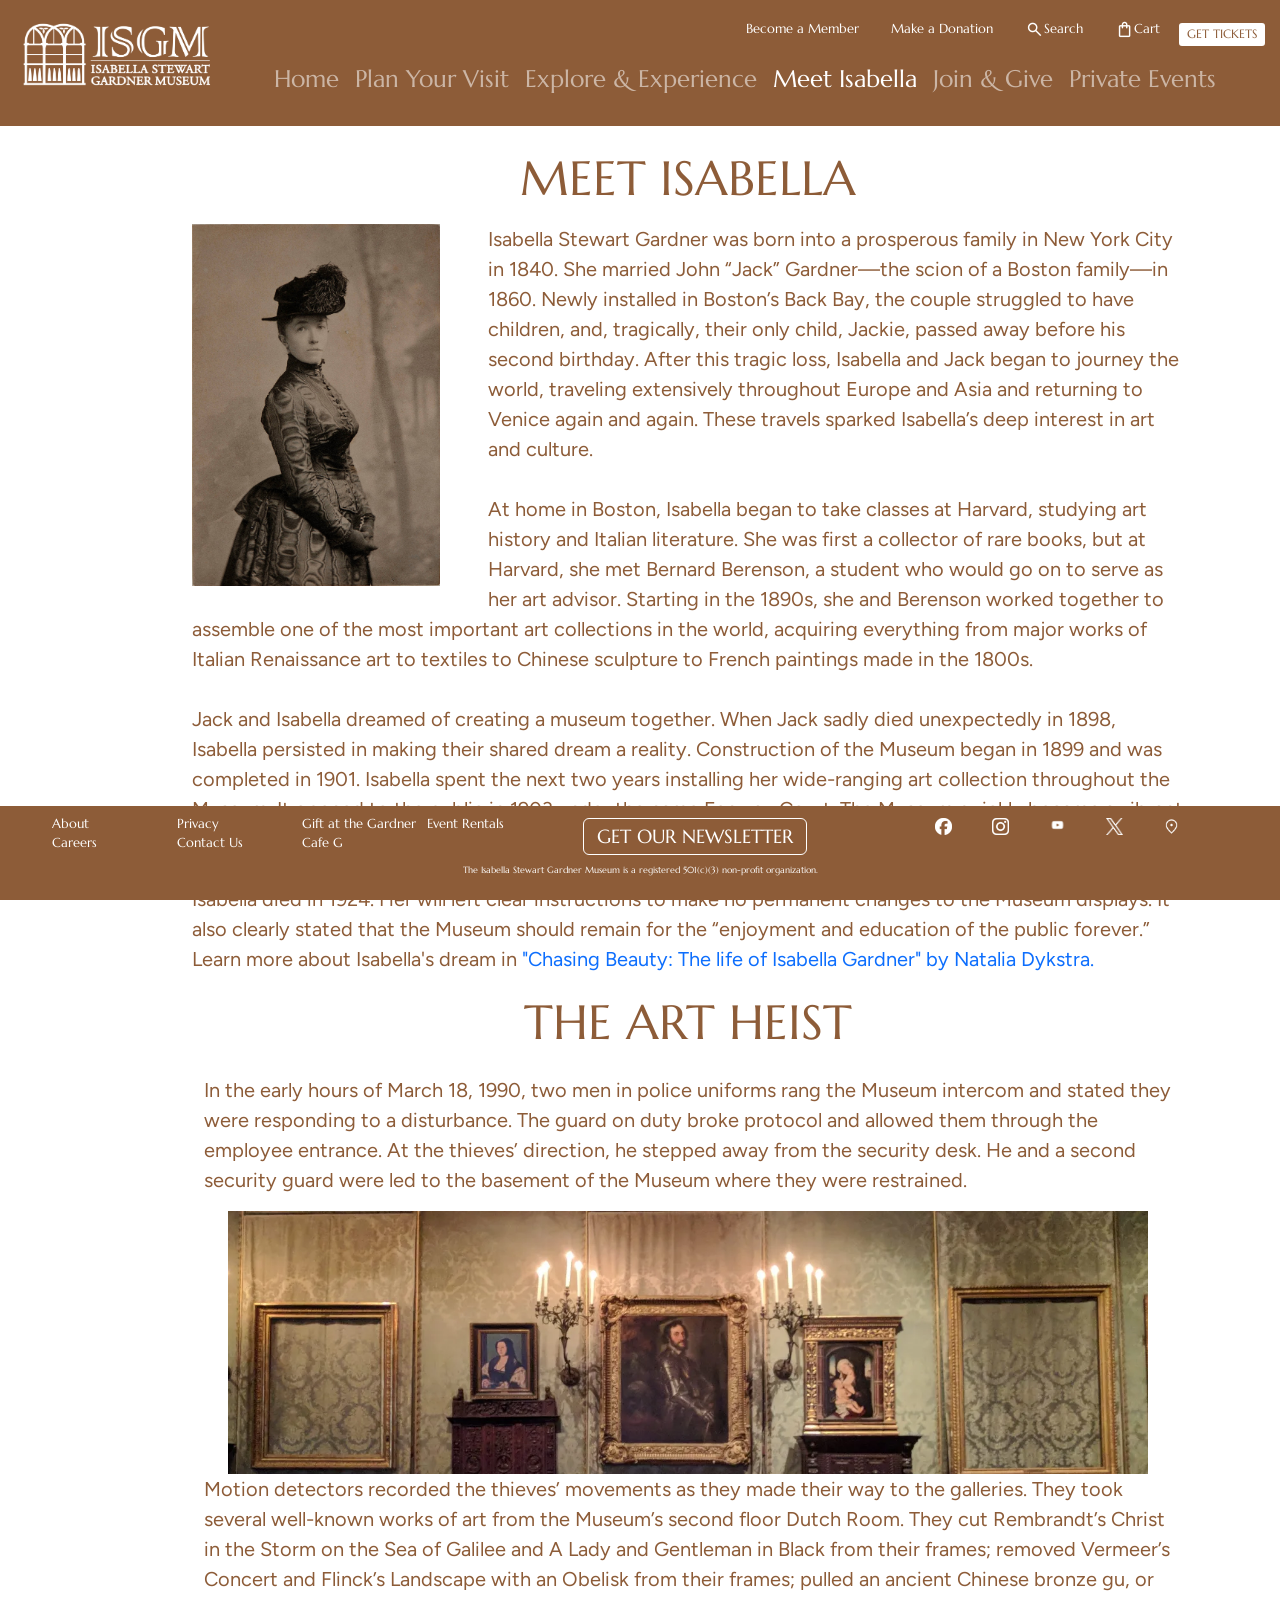
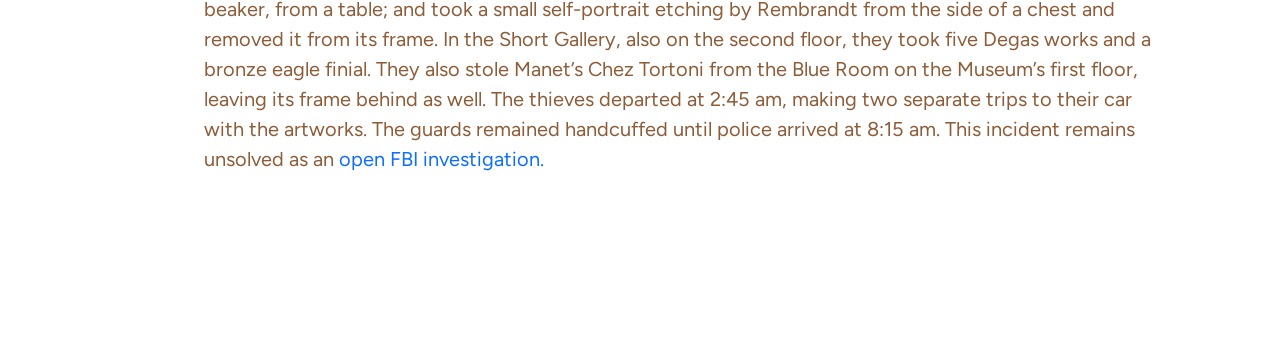
<file: Isabella.html>
<!doctype html>
<html lang="en">
<head>
    <meta charset="utf-8">
    
    <meta name="viewport" content="width-device-width, initial-scale=1, shrink-to-fit=no">
   
    <link href="https://cdn.jsdelivr.net/npm/bootstrap@5.3.8/dist/css/bootstrap.min.css" rel="stylesheet" integrity="sha384-sRIl4kxILFvY47J16cr9ZwB07vP4J8+LH7qKQnuqkuIAvNWLzeN8tE5YBujZqJLB" crossorigin="anonymous">
  <link rel="stylesheet" type="text/css" href="navbar.css">
   <link rel="stylesheet" href="https://fonts.googleapis.com/css2?family=Material+Symbols+Outlined:opsz,wght,FILL,GRAD@20,200,0,0&icon_names=menu,search,shopping_bag&display=block" />
    <link rel="stylesheet" href="https://fonts.googleapis.com/css?family=Marcellus">
    <link rel="stylesheet" href="https://fonts.googleapis.com/css?family=Figtree">
  </head>
<body>
<!-- begin logo and menus-->  
 <nav class="navbar Page6Background Page6Border fixed-top">
<div class="container-fluid">
    <div class="row gx-0 flex-grow-1">
        <div class="col-3 col-sm-2 Page6Background Page6Border" style="max-width:260px;">
           <a href="index.html">
             <img class ="img-fluid" src="./images/whitelogo.png" alt="Logo"  >
           </a>
        </div>   
          <!--upper navigation bar-->
        <div class = "col-9 col-sm-10 ">
              <nav class=" nav Page6Background Page6Border justify-content-end">
                  <div class="d-flex-inline mt-1  align-items-center ">
                      <ul class="nav Page6Background Page6Border mt-2 ">
                        <li><a class="nav-upper px-3 d-none d-md-block" href="#">Become a Member</a></li>
                        <li><a class="nav-upper px-3 d-none d-md-block" href="#">Make a Donation</a></li>
                        <li><a class="nav-upper ps-3 d-none d-md-block" style="color:white;"><span class="material-symbols-outlined"  style="font-size:1.5em;">search</span></a></li> 
                        <li><a class="nav-upper pe-3 d-none d-md-block" href="#">Search</a></li>
                        <li><a class="nav-upper ps-3 d-none d-md-block" style="color:white;"><span class="material-symbols-outlined"  style="font-size:1.5em;">shopping_bag</span></a></li>
                        <li><a class="nav-upper pe-3 d-none d-md-block" href="#">Cart</a></li>
                        <button type="button" class="btn btn-primary btn-custom-color-large Page6NavButtons d-none d-md-block" >GET TICKETS</button>
                     </ul>
                 </div>
              </nav>
              <!--lower navigation bar-->
                <div class = "row">  
                  <div class="col-12">
                      <nav class="navbar Page6Background Page6Border navbar-expand-lg navbar-dark bg-dark  pt-0">
                          <div class="container-fluid">
                              <span class="nav-upper ps-3 d-md-none" style="color:white;"><span class="material-symbols-outlined"  style="font-size:1.5em;">search</span></a></span>
                              <span class="nav-upper ps-3 d-md-none" style="color:white;"><span class="material-symbols-outlined"  style="font-size:1.5em;">shopping_bag</span></a></span>
                              <button type="button" class="btn btn-primary btn-sm btn-custom-color-large Page6NavButtons d-md-none" >GET TICKETS</button>
                              <button class="navbar-toggler ms-auto" type="button" data-bs-toggle="collapse" data-bs-target="#navbarNav" aria-controls="navbarNav" aria-expanded="false" aria-label="Toggle navigation">
                               <span class="navbar-toggler-icon" style="width:1em; height:1em;"></span>
                              </button>
                              <div class="navbar-collapse collapse Page6Background Page6Border justify-content-center" id="navbarNav">
                                  <ul class="navbar-nav  pt-2">
                                    <li class="nav-item h4">
                                     <a class="nav-link"  href="index.html">Home</a>
                                    </li>
                                    <li class="nav-item h4">
                                      <a class="nav-link" href="Plan.html">Plan Your Visit</a>
                                    </li>
                                    <li class="nav-item h4">
                                      <a class="nav-link" href="Explore.html">Explore & Experience</a>
                                    </li>
                                    <li class="nav-item h4">
                                      <a class="nav-link active" aria-current="page" href="Isabella.html">Meet Isabella</a>
                                    </li>
                                    <li class="nav-item h4">
                                      <a class="nav-link" href="Join.html">Join & Give</a>
                                    </li>
                                    <li class="nav-item h4">
                                      <a class="nav-link" href="Events.html">Private Events</a>
                                    </li>
                                  </ul> 
                              </div>
                          </div>
                      </nav>
                  </div>    
                </div>            
        </div>
    </div>
</div>
</nav>
<!-- end logo and menus-->  

<div class="container-fluid mx-md-5 px-md-5 mx-2 ps-2 Page6Text">
  <div class="display-5 text-center pb-3" >MEET ISABELLA</div>
  <img src="./images/Isabella_Stewart_Gardner_in_1888.jpg" class="img-fluid float-start mx-md-5 ps-md-5 mx-2 ps-2 w-25" style="max-width:310px;" alt="Isabella Steward Garner in 1888">
  <p class="mx-md-5 px-md-5 mx-2 ps-2 fs-5" style="font-family: 'Figtree';">
Isabella Stewart Gardner was born into a prosperous family in New York City in 1840. She married John “Jack” Gardner—the scion of a Boston family—in 1860. Newly installed in Boston’s Back Bay, the couple struggled to have children, and, tragically, their only child, Jackie, passed away before his second birthday. After this tragic loss, Isabella and Jack began to journey the world, traveling extensively throughout Europe and Asia and returning to Venice again and again. These travels sparked Isabella’s deep interest in art and culture.
<br>
<br>
At home in Boston, Isabella began to take classes at Harvard, studying art history and Italian literature. She was first a collector of rare books, but at Harvard, she met Bernard Berenson, a student who would go on to serve as her art advisor. Starting in the 1890s, she and Berenson worked together to assemble one of the most important art collections in the world, acquiring everything from major works of Italian Renaissance art to textiles to Chinese sculpture to French paintings made in the 1800s.
<br>
<br>
Jack and Isabella dreamed of creating a museum together. When Jack sadly died unexpectedly in 1898, Isabella persisted in making their shared dream a reality. Construction of the Museum began in 1899 and was completed in 1901. Isabella spent the next two years installing her wide-ranging art collection throughout the Museum. It opened to the public in 1903 under the name Fenway Court. The Museum quickly became a vibrant cultural center in the city; Isabella hosted concerts, dinners, and gatherings for artists and other creatives.
<br>
<br>
Isabella died in 1924. Her will left clear instructions to make no permanent changes to the Museum displays. It also clearly stated that the Museum should remain for the “enjoyment and education of the public forever.”
Learn more about Isabella's dream in  <a  style="text-decoration: none" href="https://www.amazon.com/Chasing-Beauty-Isabella-Stewart-Gardner/dp/1328515753">"Chasing Beauty: The life of Isabella Gardner" by Natalia Dykstra.</a>

  </p>

<h1 class="display-5 text-center pb-3 pt-1">THE ART HEIST</h1>

<div class="container-fluid">

  
  <p class="mx-md-5 px-md-5 mx-2 ps-2 fs-5" style="font-family: 'Figtree';">
In the early hours of March 18, 1990, two men in police uniforms rang the Museum intercom and stated they were responding to a
disturbance. The guard on duty broke protocol and allowed them through the employee entrance. At the thieves’ direction, he stepped
away from the security desk. He and a second security guard were led to the basement of the Museum where they were restrained.</p>
<div class="container-fluid">
  <div class = "row mx-md-5 px-md-5 mx-2 ps-2 fs-5 text-center">  
                  <div class="col-12">
<img src="./images/img_20181025_165743-e1585974792188.jpg" class="img-fluid"  alt="Empty Frames at the Gardner">
</div>
</div>
</div>

<p class="mx-md-5 px-md-5 mx-2 ps-2 fs-5" style="font-family: 'Figtree';">
Motion detectors recorded the thieves’ movements as they made their way to the galleries. They took several well-known works of art from
the Museum’s second floor Dutch Room. They cut Rembrandt’s Christ in the Storm on the Sea of Galilee and A Lady and Gentleman in
Black from their frames; removed Vermeer’s Concert and Flinck’s Landscape with an Obelisk from their frames; pulled an ancient Chinese
bronze gu, or beaker, from a table; and took a small self-portrait etching by Rembrandt from the side of a chest and removed it from its
frame. In the Short Gallery, also on the second floor, they took five Degas works and a bronze eagle finial. They also stole Manet’s Chez
Tortoni from the Blue Room on the Museum’s first floor, leaving its frame behind as well.
The thieves departed at 2:45 am, making two separate trips to their car with the artworks. The guards remained handcuffed until police
arrived at 8:15 am. This incident remains unsolved as an <a  style="text-decoration: none" href="https://www.fbi.gov/history/famous-cases/isabella-stewart-gardner-museum-heist">open FBI investigation.</a>
  </p>



<br>
<br>
<br>




<!-- begin footer-->  
<nav class="navbar Page6Background Page6Border fixed-bottom ">
  <div class="container-fluid">
          <div class="col-12 col-md-4 flex-grow-1">
              <div class="row text-nowrap align-items-center">
               
                      <div class="col-1 flex-grow-1 px-sm-1 px-md-10  ms-md-5 footertext">About</div>
                      <div class="col-1 flex-grow-1 px-sm-1 px-md-10 footertext">Privacy</div>
                      <div class="col-1 flex-grow-1 px-sm-1 px-md-10 d-none d-md-block footertext">Gift at the Gardner</div>
                      <div class="col-1 flex-grow-1 px-sm-1 ps-md-10 d-none d-md-block footertext">Event Rentals</div>
                      <div class="col flex-grow-1 px-sm-1 px-md-10 px-sm-1d d-md-none footertext">Careers</div>
                      <div class="col flex-grow-1 px-sm-1 px-md-10 px-sm-1d d-md-none footertext">Contact Us</div>

                                     
              </div>
              <!--footer bottom row-->
              
                        <div class="row text-nowrap align-items-center">
                            
                                <div class="col-1 flex-grow-1 px-sm-1 px-md-10 ms-md-5 d-none d-md-block footertext">Careers</div>
                                <div class="col-1 flex-grow-1 px-sm-1 px-md-10 d-none d-md-block footertext">Contact Us</div>
                               <div class="col-1 flex-grow-1 px-sm-1 px-md-10 d-none d-md-block footertext">Cafe G</div>
                               <div class="col-1 flex-grow-1 px-sm-1 px-md-10 d-none d-md-block footertext"></div> 
                        </div>
              
              
            </div>
    
    <div class = "col-7 d-flex-inline mt-1">
      <div class="row gx-0 me-5">
                <div class="col-1 flex-grow-1 ms-5"><button type="button" class="btn btn-primary btn-custom-color-xlarge Page6Background text-nowrap d-none d-md-block" >GET OUR NEWSLETTER</button> </div>
                <div class="col-1"><img class ="img-fluid sizeicons px-0 d-none d-md-block" src="./images/Facebook_Logo_Secondary.png" alt="Facebook"></div>
                <div class="col-1"><img class ="img-fluid sizeicons px-0 d-none d-md-block" src="./images/Instagram_Glyph_White.png" alt="Facebook"></div>
                <div class="col-1"><img class ="img-fluid sizeicons px-0 d-none d-md-block" src="./images/yt_icon_white_digital.png" alt="Facebook"></div>
                <div class="col-1"><img class ="img-fluid sizeicons px-0 d-none d-md-block" src="./images/X-logo-white.png" alt="Facebook"></div>
                <div class="col-1"><img class ="img-fluid sizeicons px-0 d-none d-md-block" src="./images/location_on_100dp_FFFFFF_FILL0_wght400_GRAD0_opsz48.png" alt="Facebook"></div>
               
                
           </div>
      </div>                 
            
   </div> 
   <div class="container-fluid text-center">
     
              <div class="row pt-2 text-nowrap flex-grow-1">
                <div class="col-12 justify-content-center">
                   <p class="copyright">The Isabella Stewart Gardner Museum is a registered 501(c)(3) non-profit organization.</p>
              </div>

              <div class="row d-flex flex-grow-1">
               
                <div class="col justify-content-center">
                  <img class ="img-fluid sizeiconssmall px-2 d-md-none" src="./images/Facebook_Logo_Secondary.png" alt="Facebook">
                  <img class ="img-fluid sizeiconssmall px-2 d-md-none" src="./images/Instagram_Glyph_White.png" alt="Facebook">
                  <img class ="img-fluid sizeiconssmall px-2 d-md-none" src="./images/yt_icon_white_digital.png" alt="Facebook">
                  <img class ="img-fluid sizeiconssmall px-2 d-md-none" src="./images/X-logo-white.png" alt="Facebook">
                  <img class ="img-fluid sizeiconssmall px-2 d-md-none" src="./images/location_on_100dp_FFFFFF_FILL0_wght400_GRAD0_opsz48.png" alt="Facebook">
                  
                </div>
              


              </div>

   </div>
</nav>

    <script src="https://cdn.jsdelivr.net/npm/@popperjs/core@2.11.8/dist/umd/popper.min.js" integrity="sha384-I7E8VVD/ismYTF4hNIPjVp/Zjvgyol6VFvRkX/vR+Vc4jQkC+hVqc2pM8ODewa9r" crossorigin="anonymous"></script>
    <script src="https://cdn.jsdelivr.net/npm/bootstrap@5.3.8/dist/js/bootstrap.min.js" integrity="sha384-G/EV+4j2dNv+tEPo3++6LCgdCROaejBqfUeNjuKAiuXbjrxilcCdDz6ZAVfHWe1Y" crossorigin="anonymous"></script>
</body>
</html>
</file>
<file: navbar.css>
html { font-size: 16px; }

/*--------Home-------------*/

.Page1Background{
  background-color: #993333 !important;
  color: #ffffff !important;
}
 
.Page1Border{
  border-color: #993333 !important;
}

.Page1NavButtons{
background-color: #ffffff !important; /* Your custom background color */
  color: #993333 !important; 
 border-color: #993333 !important;   
}

.Page1LongTextButtons{
background-color: #ffffff !important; /* Your custom background color */
  color: #993333 !important; 
 border-color: #993333 !important;   
 text-align:center;
 text-wrap:nowrap;
 font-size:75%;

}

.Page1Text{
      background-color: #ffffff95 !important;
      color: #993333  !important;
         }

.Page1Menu{
      
      color: #993333  !important;
          }

.Page1MenuButtons{
background-color: #ffffff!important; /* Your custom background color */
  color: #196F6F !important; 
 --bs-navbar-toggler-border-color: #196F6F !important;
              }


/*computers*/
 @media (min-width: 991px) {
.navbar-toggler-icon
{
    background-image: url("data:image/svg+xml,%3csvg xmlns='http://www.w3.org/2000/svg' viewBox='0 0 30 30'%3e%3cpath stroke='rgba%28153,51,51, 0.75%29' stroke-linecap='round' stroke-miterlimit='10' stroke-width='4' d='M4 7h22M4 15h22M4 23h22'/%3e%3c/svg%3e");
    z-index: 15000;
}
.navbar-toggler {
  
  border-color:  #993333 !important;  
  color: #ffffff !important;
}

          }
 
/*phones*/
 @media (max-width: 991px) {
.navbar-toggler-icon
{
    background-image: url("data:image/svg+xml,%3csvg xmlns='http://www.w3.org/2000/svg' viewBox='0 0 30 30'%3e%3cpath stroke='rgba%28255,255,255, 0.75%29' stroke-linecap='round' stroke-miterlimit='10' stroke-width='2' d='M4 7h22M4 15h22M4 23h22'/%3e%3c/svg%3e");

}
          }


 .homepage  {
  background-image:url("./images/isabella-stewart-gardner-museum-visit-Boston-bijuleni3.jpg");
  background-size: cover;

      }

  @media (min-width: 991px) {
  .homepage .navbar-collapse {
    position: fixed;
    top: 0;
    left: 0;
    margin-top: 150px; /* Space for brand/close button */
    height: 60vh;
    width: 100vw;
   background-color: #ffffffe6 !important; /* Your custom background color */
   color: #993333 !important; 
   
  }
}




/*--------Explore-------------*/

.Page2Background{
  background-color: #39432F !important;
  color: #fff !important;
}

.Page2Border{
  border-color: #39432F !important;
}

.Page2NavButtons{
background-color: #fff !important; /* Your custom background color */
  color: #39432F !important; 
 border-color: #39432F !important;   
}

.Page2Text{
      background-color: #fff !important;
      color: #39432F  !important;
    }


@media (min-width: 600px) {
  
.rollingimages { max-height:500px; width: 490px;}
/*
.carousel-item {
  height: 70vh;
} */
.carousel-item img {
  max-height: 500px;
  object-fit: cover; /* Maintains aspect ratio while filling height */
}
}

@media (max-width: 600px) {

.rollingimages { max-height:200px; width: 215px;}
/*
.carousel-item {
  height: 70vh;
} */
.carousel-item img {
  max-height: 200px;
  /* object-fit: cover;  Maintains aspect ratio while filling height */
      }

    }









/*---------Plan your visit------------*/

.Page3Background{
  background-color: #38639c !important;
  color: #fff !important;
}

.Page3Border{
  border-color: #38639c !important;
}

.Page3NavButtons{
background-color: #fff !important; /* Your custom background color */
  color: #38639c !important; 
 border-color: #38639c !important;   
}

.Page3Text{
      background-color: #fff !important;
      color: #38639c !important;
    }

.Page3FilledButtons{
background-color: #38639c !important; /* Your custom background color */
  color: #fff !important; 
 border-color: #38639c !important;   
 width: 11rem;
 text-wrap: nowrap ;
 text-align:center;
 padding-left:.25rem;
 padding-right:.25rem;
}

.Page3FilledSmButtons{
background-color: #38639c !important; /* Your custom background color */
  color: #fff !important; 
 border-color: #38639c !important;   
 width: 6rem;
 text-wrap: nowrap ;
 text-align:center;
 padding-left:.25rem;
 padding-right:.25rem;
}


/*---------Join and Give------------*/

.Page4Background{
  background-color: #392F43 !important;
  color: #fff !important;
}

.Page4Border{
  border-color: #392F43 !important;
}

.Page4NavButtons{
background-color: #fff !important; /* Your custom background color */
  color: #392F43 !important; 
 border-color: #392F43 !important;   
}

.Page4LongTextButtons{
background-color: #fff !important; /* Your custom background color */
  color: #392F43 !important; 
 border-color: #392F43 !important;   
 /*width:28rem;*/
/*height:12rem;*/
}





.Page4NavSmButtons{
background-color: #fff !important; /* Your custom background color */
  color: #392F43 !important; 
 border-color: #392F43 !important;   
 width: 6rem;
 height: 3rem;
 
 text-align:center;
 padding-left:.25rem;
 padding-right:.25rem;
 padding-top:.25rem;
 padding-bottom:.25rem;
}

.Page4Text{
      background-color: #fff !important;
      color: #392F43 !important;
    }

.Page4FilledButtons{
background-color: #392F43 !important; /* Your custom background color */
  color: #fff !important; 
 border-color: #392F43 !important;   
 width: 11rem;
 text-wrap: nowrap ;
 text-align:center;
 padding-left:.25rem;
 padding-right:.25rem;
}

.Page4FilledSmButtons{
background-color: #392F43 !important; /* Your custom background color */
  color: #fff !important; 
 border-color: #392F43 !important;   
 width: 6rem;
 text-wrap: nowrap ;
 text-align:center;
 padding-left:.25rem;
 padding-right:.25rem;
}









/*---------Private Events------------*/

.Page5Background{
  background-color: #196F6F !important;
  color: #fff !important;
}

.Page5Border{
  border-color: #196F6F !important;
}

.Page5NavButtons{
background-color: #fff !important; /* Your custom background color */
  color: #196F6F !important; 
 border-color: #196F6F !important;   
}

.Page5Text{
      background-color: #fff !important;
      color: #196F6F !important;
    }

.Page5FilledButtons{
background-color: #196F6F !important; /* Your custom background color */
  color: #fff !important; 
 border-color: #196F6F !important;   
}

table {
  border-spacing: 0;
  width: 100%;
  border: 1px solid #ddd;
}

th {
  cursor: pointer;
}

th, td {
  text-align: left;
  padding: 16px;
}

tr:nth-child(even) {
  background-color: #f2f2f2
}









/*----------Meet Isabella-----------*/

.Page6Background{
  background-color: #8D5C38 !important;
  color: #fff !important;
}

.Page6Border{
  border-color: #8D5C38 !important;
}

.Page6NavButtons{
background-color: #fff !important; /* Your custom background color */
  color: #8D5C38 !important; 
 border-color: #8D5C38 !important;   
}

.Page6Text{
      background-color: #fff !important;
      color: #8D5C38 !important;
    }

/*----------Navigation Header and Footer-----------*/


.nav-upper {
  text-decoration: none;
  color: #fff !important;
  font-size: .8rem;
}

.btn-custom-color-xlarge {
  background-image:none;
  border-style: solid !important; 
  border-width: .1rem !important;
  border-color: #ffff !important;  
  border-style: solid;   /* Your custom border color */
  --bs-btn-padding-y: .20rem; 
  --bs-btn-padding-x: 0.8rem; 
  --bs-btn-font-size: 1.20rem;
} 

.btn-custom-color-large {
  background-image:none;
 
  border-style: solid !important; 
  border-width: .2rem !important;
 
  border-style: solid;   /* Your custom border color */
  --bs-btn-padding-y: .15rem; 
  --bs-btn-padding-x: .5rem; 
  --bs-btn-font-size: .75rem;
} 

.btn-custom-color-small {
  background-image:none;
      /* Text color for contrast */
  border-style: solid !important; 
  border-width: .2rem !important;
 
  border-style: solid;   /* Your custom border color */
  --bs-btn-padding-y: .05rem; 
  --bs-btn-padding-x: .35rem; 
  --bs-btn-font-size: .50rem;
} 

.navbar-collapse {
    clear: both;
    width: 50%;
   
}

.sizeimage { max-width: 150%; min-width:148px; max-height:100px; height:auto}

.sizeicons { max-width: 30%; max-height:30px}
.sizeiconssmall { max-width: 20%; max-height:20px}

.copyright { font-size:.55rem}
.footertext {font-size:.8rem}

@media (min-width: 600px) {
  body {padding-top: 150px; /* Adjust the value based on your navbar's actual height */
        padding-bottom:100px;}
      }
@media (max-width: 600px) {
  body {padding-top: 90px; /* Adjust the value based on your navbar's actual height */
        padding-bottom:90px;
  }
      }

body,h1,h2,h3,h4,h5,h6 {font-family: Marcellus;}


/*------------------carousel sizing ---------------*/



@media (min-width: 600px) {
.rollingimages {
height:800px;
max-width: 1800px;
margin-bottom:50px;
}
}

@media (max-width: 600px) {
.rollingimages {
height:320px;
max-width: 1000px;
margin-bottom:20px;
}
}

/* this is how you can add stylings to wrapper FOR LIGHTBOX, f.e. */
.lightbox-carousel.carousel {
  padding: .5rem;

  /*background: #ffffff7a;*/
}

.modal-backdrop
{
    opacity:0.8 !important;
}

/*--------------button sizing ----------------------
@media (min-width: 600px) { 
    .btn-custom { 
    font-size: 0.8rem; 
    } 
  
  }*/
</file>
